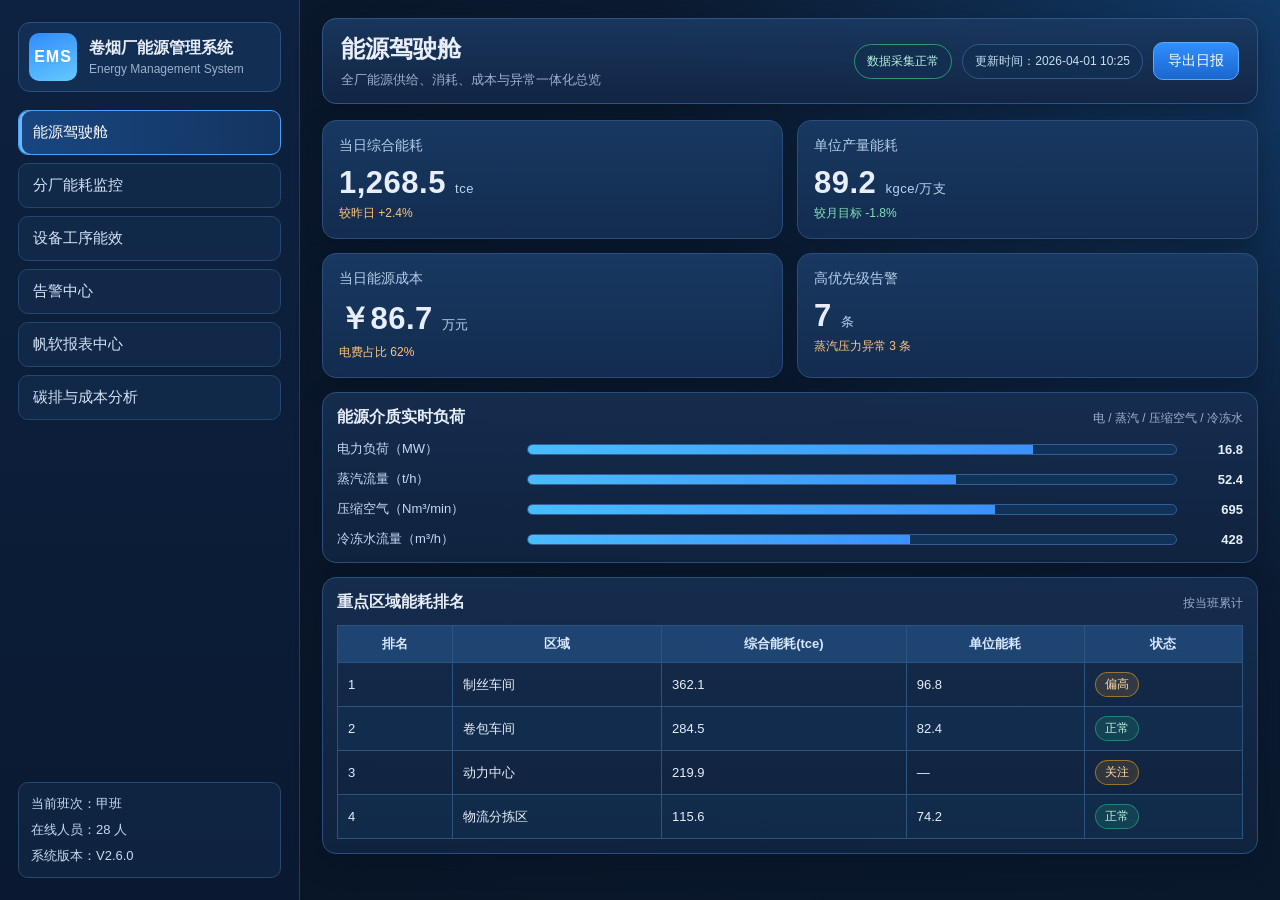
<file: prototype/index.html>
<!DOCTYPE html>
<html lang="zh-CN">
  <head>
    <meta charset="UTF-8" />
    <meta name="viewport" content="width=device-width, initial-scale=1.0" />
    <title>卷烟厂能源管理系统 UI 原型</title>
    <link rel="stylesheet" href="./styles.css" />
  </head>
  <body>
    <div class="app-shell">
      <aside class="sidebar">
        <div class="brand">
          <div class="brand-logo">EMS</div>
          <div>
            <h1>卷烟厂能源管理系统</h1>
            <p>Energy Management System</p>
          </div>
        </div>
        <nav class="menu">
          <button class="menu-item active" data-page="dashboard">能源驾驶舱</button>
          <button class="menu-item" data-page="monitor">分厂能耗监控</button>
          <button class="menu-item" data-page="efficiency">设备工序能效</button>
          <button class="menu-item" data-page="alarm">告警中心</button>
          <button class="menu-item" data-page="report">帆软报表中心</button>
          <button class="menu-item" data-page="carbon">碳排与成本分析</button>
        </nav>
        <div class="sidebar-footer">
          <p>当前班次：甲班</p>
          <p>在线人员：28 人</p>
          <p>系统版本：V2.6.0</p>
        </div>
      </aside>

      <main class="main">
        <header class="topbar">
          <div>
            <h2 id="page-title">能源驾驶舱</h2>
            <p id="page-subtitle">全厂能源供给、消耗、成本与异常一体化总览</p>
          </div>
          <div class="top-actions">
            <div class="status online">数据采集正常</div>
            <div class="status">更新时间：2026-04-01 10:25</div>
            <button class="primary-btn">导出日报</button>
          </div>
        </header>

        <section class="page active" id="dashboard">
          <div class="kpi-grid">
            <article class="kpi-card">
              <h3>当日综合能耗</h3>
              <p class="kpi-value">1,268.5 <span>tce</span></p>
              <p class="kpi-desc up">较昨日 +2.4%</p>
            </article>
            <article class="kpi-card">
              <h3>单位产量能耗</h3>
              <p class="kpi-value">89.2 <span>kgce/万支</span></p>
              <p class="kpi-desc down">较月目标 -1.8%</p>
            </article>
            <article class="kpi-card">
              <h3>当日能源成本</h3>
              <p class="kpi-value">￥86.7 <span>万元</span></p>
              <p class="kpi-desc up">电费占比 62%</p>
            </article>
            <article class="kpi-card">
              <h3>高优先级告警</h3>
              <p class="kpi-value">7 <span>条</span></p>
              <p class="kpi-desc up">蒸汽压力异常 3 条</p>
            </article>
          </div>

          <div class="content-grid two-cols">
            <article class="panel">
              <div class="panel-header">
                <h3>能源介质实时负荷</h3>
                <span>电 / 蒸汽 / 压缩空气 / 冷冻水</span>
              </div>
              <div class="trend-bars">
                <div class="bar-row">
                  <label>电力负荷（MW）</label>
                  <div class="bar"><span style="width: 78%"></span></div>
                  <strong>16.8</strong>
                </div>
                <div class="bar-row">
                  <label>蒸汽流量（t/h）</label>
                  <div class="bar"><span style="width: 66%"></span></div>
                  <strong>52.4</strong>
                </div>
                <div class="bar-row">
                  <label>压缩空气（Nm³/min）</label>
                  <div class="bar"><span style="width: 72%"></span></div>
                  <strong>695</strong>
                </div>
                <div class="bar-row">
                  <label>冷冻水流量（m³/h）</label>
                  <div class="bar"><span style="width: 59%"></span></div>
                  <strong>428</strong>
                </div>
              </div>
            </article>

            <article class="panel">
              <div class="panel-header">
                <h3>重点区域能耗排名</h3>
                <span>按当班累计</span>
              </div>
              <table class="data-table">
                <thead>
                  <tr>
                    <th>排名</th>
                    <th>区域</th>
                    <th>综合能耗(tce)</th>
                    <th>单位能耗</th>
                    <th>状态</th>
                  </tr>
                </thead>
                <tbody>
                  <tr>
                    <td>1</td>
                    <td>制丝车间</td>
                    <td>362.1</td>
                    <td>96.8</td>
                    <td><span class="tag warning">偏高</span></td>
                  </tr>
                  <tr>
                    <td>2</td>
                    <td>卷包车间</td>
                    <td>284.5</td>
                    <td>82.4</td>
                    <td><span class="tag success">正常</span></td>
                  </tr>
                  <tr>
                    <td>3</td>
                    <td>动力中心</td>
                    <td>219.9</td>
                    <td>—</td>
                    <td><span class="tag warning">关注</span></td>
                  </tr>
                  <tr>
                    <td>4</td>
                    <td>物流分拣区</td>
                    <td>115.6</td>
                    <td>74.2</td>
                    <td><span class="tag success">正常</span></td>
                  </tr>
                </tbody>
              </table>
            </article>
          </div>
        </section>

        <section class="page" id="monitor">
          <div class="filter-bar">
            <label>选择分厂
              <select>
                <option>一厂区</option>
                <option>二厂区</option>
              </select>
            </label>
            <label>时间范围
              <select>
                <option>当日</option>
                <option>近7天</option>
                <option>本月</option>
              </select>
            </label>
            <button class="ghost-btn">刷新数据</button>
          </div>

          <div class="content-grid two-cols">
            <article class="panel">
              <div class="panel-header">
                <h3>车间能耗对比（本班）</h3>
                <span>单位：kWh / tce</span>
              </div>
              <div class="list-cards">
                <div class="list-card">
                  <h4>制丝车间</h4>
                  <p>电耗 62,860 kWh</p>
                  <p>蒸汽 198 t</p>
                  <span class="tag warning">超基线 5.2%</span>
                </div>
                <div class="list-card">
                  <h4>卷包车间</h4>
                  <p>电耗 48,220 kWh</p>
                  <p>压缩空气 58,300 Nm³</p>
                  <span class="tag success">达标</span>
                </div>
                <div class="list-card">
                  <h4>动力中心</h4>
                  <p>外供蒸汽 1,260 t</p>
                  <p>冷冻水 9,580 m³</p>
                  <span class="tag warning">负荷波动</span>
                </div>
              </div>
            </article>

            <article class="panel">
              <div class="panel-header">
                <h3>分时能耗趋势</h3>
                <span>00:00 - 24:00</span>
              </div>
              <div class="mock-chart">
                <div class="line-grid"></div>
                <p>趋势图占位：可替换为 ECharts / 帆软图表组件</p>
              </div>
            </article>
          </div>
        </section>

        <section class="page" id="efficiency">
          <div class="content-grid three-cols">
            <article class="panel">
              <div class="panel-header"><h3>设备能效TOP异常</h3></div>
              <ul class="simple-list">
                <li><strong>锅炉#2</strong><span>热效率 84.1%（目标 88%）</span></li>
                <li><strong>空压机#5</strong><span>比功率 7.3（偏高）</span></li>
                <li><strong>制丝线A段</strong><span>单位电耗 +6.8%</span></li>
              </ul>
            </article>
            <article class="panel">
              <div class="panel-header"><h3>工序对标分析</h3></div>
              <table class="data-table compact">
                <thead>
                  <tr>
                    <th>工序</th>
                    <th>当前</th>
                    <th>标杆</th>
                    <th>差值</th>
                  </tr>
                </thead>
                <tbody>
                  <tr><td>叶片处理</td><td>21.4</td><td>19.8</td><td class="text-warn">+1.6</td></tr>
                  <tr><td>切丝干燥</td><td>33.2</td><td>31.9</td><td class="text-warn">+1.3</td></tr>
                  <tr><td>卷接包装</td><td>18.5</td><td>18.7</td><td class="text-good">-0.2</td></tr>
                </tbody>
              </table>
            </article>
            <article class="panel">
              <div class="panel-header"><h3>节能建议</h3></div>
              <ul class="simple-list">
                <li><strong>建议1</strong><span>锅炉排烟温度偏高，建议检修省煤器。</span></li>
                <li><strong>建议2</strong><span>夜班空压机联控策略可下调 0.05MPa。</span></li>
                <li><strong>建议3</strong><span>制丝段可按产量联动蒸汽阀组。</span></li>
              </ul>
            </article>
          </div>
        </section>

        <section class="page" id="alarm">
          <div class="content-grid two-cols">
            <article class="panel">
              <div class="panel-header">
                <h3>实时告警列表</h3>
                <span>支持按等级/区域/介质筛选</span>
              </div>
              <table class="data-table">
                <thead>
                  <tr>
                    <th>时间</th>
                    <th>告警对象</th>
                    <th>类型</th>
                    <th>等级</th>
                    <th>状态</th>
                  </tr>
                </thead>
                <tbody>
                  <tr>
                    <td>10:18:22</td>
                    <td>锅炉#2</td>
                    <td>蒸汽压力低</td>
                    <td><span class="tag danger">紧急</span></td>
                    <td>待处置</td>
                  </tr>
                  <tr>
                    <td>10:05:47</td>
                    <td>空压站A</td>
                    <td>电流波动</td>
                    <td><span class="tag warning">重要</span></td>
                    <td>处理中</td>
                  </tr>
                  <tr>
                    <td>09:56:10</td>
                    <td>制丝线A</td>
                    <td>单位能耗超阈</td>
                    <td><span class="tag warning">重要</span></td>
                    <td>已确认</td>
                  </tr>
                </tbody>
              </table>
            </article>

            <article class="panel">
              <div class="panel-header">
                <h3>闭环处置看板</h3>
                <span>发现-派单-处置-复盘</span>
              </div>
              <div class="workflow">
                <div class="step done">自动触发<br /><small>规则引擎识别异常</small></div>
                <div class="step doing">班长派单<br /><small>3分钟内分派责任人</small></div>
                <div class="step">维修处置<br /><small>移动端回填处理记录</small></div>
                <div class="step">效果验证<br /><small>对比处置前后能耗曲线</small></div>
              </div>
            </article>
          </div>
        </section>

        <section class="page" id="report">
          <div class="panel">
            <div class="panel-header">
              <h3>帆软报表嵌入示意（风格统一版）</h3>
              <span>嵌入方式：iframe / FineBI组件 / 单点登录</span>
            </div>
            <div class="finereport-wrapper">
              <div class="fr-toolbar">
                <button>日/月切换</button>
                <button>厂区筛选</button>
                <button>导出Excel</button>
                <button class="active">导出PDF</button>
              </div>
              <div class="fr-filters">
                <span>统计周期：2026-04</span>
                <span>厂区：一厂区</span>
                <span>介质：综合</span>
                <span>口径：管理口径</span>
              </div>
              <div class="fr-body">
                <table class="fr-table">
                  <thead>
                    <tr>
                      <th>车间</th>
                      <th>电耗(kWh)</th>
                      <th>蒸汽(t)</th>
                      <th>压缩空气(Nm³)</th>
                      <th>单位能耗</th>
                      <th>同比</th>
                    </tr>
                  </thead>
                  <tbody>
                    <tr><td>制丝车间</td><td>1,562,830</td><td>6,820</td><td>206,300</td><td>97.1</td><td class="text-warn">+3.5%</td></tr>
                    <tr><td>卷包车间</td><td>1,128,600</td><td>2,150</td><td>175,420</td><td>81.6</td><td class="text-good">-1.2%</td></tr>
                    <tr><td>动力中心</td><td>962,540</td><td>12,640</td><td>—</td><td>—</td><td class="text-warn">+2.0%</td></tr>
                  </tbody>
                </table>
              </div>
              <p class="fr-note">
                说明：此区域用于映射帆软报表主题。通过统一系统主色、圆角、阴影、表头与筛选器样式，确保嵌入报表与主系统视觉一致。
              </p>
            </div>
          </div>
        </section>

        <section class="page" id="carbon">
          <div class="kpi-grid small">
            <article class="kpi-card">
              <h3>本月碳排总量</h3>
              <p class="kpi-value">2,846 <span>tCO₂e</span></p>
            </article>
            <article class="kpi-card">
              <h3>碳排强度</h3>
              <p class="kpi-value">0.196 <span>tCO₂e/万支</span></p>
            </article>
            <article class="kpi-card">
              <h3>节能降碳收益</h3>
              <p class="kpi-value">￥132 <span>万元/月</span></p>
            </article>
          </div>
          <div class="panel">
            <div class="panel-header">
              <h3>成本结构与减排路径</h3>
            </div>
            <ul class="simple-list">
              <li><strong>电力成本</strong><span>占总能源成本 62%，建议优化峰谷负荷。</span></li>
              <li><strong>蒸汽成本</strong><span>占比 24%，建议实施锅炉效率提升项目。</span></li>
              <li><strong>压缩空气</strong><span>占比 9%，建议治理管网泄漏并联控启停。</span></li>
              <li><strong>其他介质</strong><span>占比 5%，持续推进计量精细化。</span></li>
            </ul>
          </div>
        </section>
      </main>
    </div>

    <script src="./script.js"></script>
  </body>
</html>
</file>
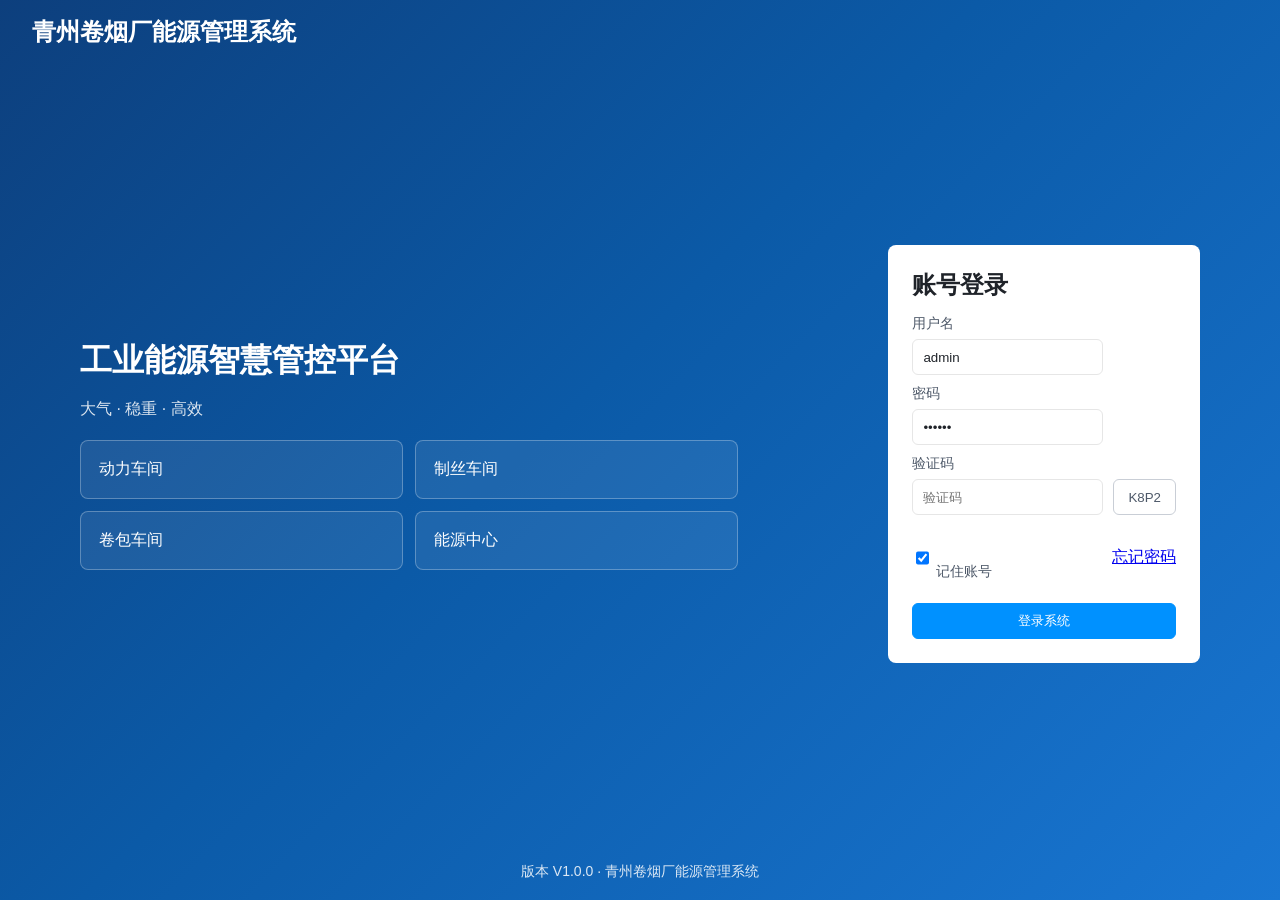
<file: ui-prototype/index.html>
<!doctype html>
<html lang="zh-CN">
<head>
  <meta charset="UTF-8" />
  <meta name="viewport" content="width=device-width, initial-scale=1.0" />
  <title>青州卷烟厂能源管理系统 - UI原型</title>
  <link rel="stylesheet" href="./assets/styles.css" />
</head>
<body>
  <div id="app" class="app">
    <aside class="login-screen" id="loginScreen">
      <div class="login-header">青州卷烟厂能源管理系统</div>
      <div class="login-main">
        <div class="login-brand">
          <h2>工业能源智慧管控平台</h2>
          <p>大气 · 稳重 · 高效</p>
          <div class="brand-grid">
            <div>动力车间</div>
            <div>制丝车间</div>
            <div>卷包车间</div>
            <div>能源中心</div>
          </div>
        </div>
        <div class="login-card">
          <h3>账号登录</h3>
          <label>用户名</label>
          <input type="text" placeholder="请输入用户名" value="admin" />
          <label>密码</label>
          <input type="password" placeholder="请输入密码" value="******" />
          <label>验证码</label>
          <div class="row">
            <input type="text" placeholder="验证码" />
            <button class="btn btn-ghost">K8P2</button>
          </div>
          <div class="row between mt12">
            <label class="check"><input type="checkbox" checked /> 记住账号</label>
            <a href="#">忘记密码</a>
          </div>
          <button class="btn btn-primary full mt16" id="enterBtn">登录系统</button>
        </div>
      </div>
      <div class="login-footer">版本 V1.0.0 · 青州卷烟厂能源管理系统</div>
    </aside>

    <div class="shell hidden" id="mainShell">
      <header class="top-nav">
        <div class="left">
          <div class="logo">中烟</div>
          <div class="sys-title">青州卷烟厂能源管理系统</div>
          <nav class="top-menu">
            <a class="active">首页</a>
            <a>能耗统计</a>
            <a>能效分析</a>
            <a>综合报表</a>
            <a>综合管理</a>
          </nav>
        </div>
        <div class="right">
          <input class="global-search" placeholder="搜索页面/设备/报表" />
          <span class="badge">3</span>
          <span>运维值班员</span>
        </div>
      </header>

      <div class="body-wrap">
        <aside class="side-menu">
          <div class="menu-title">功能导航</div>
          <ul>
            <li class="active" data-page="dashboard">首页驾驶舱</li>
            <li data-page="energy">能耗统计</li>
            <li data-page="alarm">报警管理</li>
            <li data-page="entry">数据录入</li>
            <li data-page="report">综合报表（帆软）</li>
          </ul>
        </aside>

        <main class="content">
          <div class="tab-bar">
            <span class="tab active" id="tabName">首页驾驶舱</span>
          </div>

          <section class="page active" id="page-dashboard">
            <div class="title-bar">
              <h2>首页驾驶舱</h2>
              <div class="ops">
                <button class="btn btn-ghost">刷新</button>
                <button class="btn btn-primary">导出看板</button>
              </div>
            </div>
            <div class="query-bar">
              <input value="2026-04-01" />
              <select><option>白班</option></select>
              <select><option>全厂</option></select>
              <button class="btn btn-primary">查询</button>
            </div>

            <div class="kpi-grid">
              <div class="kpi"><div>综合电耗(kWh)</div><strong>1,286,530</strong><small>同比 +3.2%</small></div>
              <div class="kpi"><div>综合水耗(t)</div><strong>8,420</strong><small>同比 -1.1%</small></div>
              <div class="kpi"><div>蒸汽耗量(t)</div><strong>1,236</strong><small>同比 +0.6%</small></div>
              <div class="kpi"><div>天然气(Nm³)</div><strong>42,890</strong><small>同比 -2.8%</small></div>
              <div class="kpi"><div>压缩空气(Nm³)</div><strong>91,360</strong><small>同比 +1.5%</small></div>
              <div class="kpi"><div>当日单耗</div><strong>0.283</strong><small>较目标 -0.012</small></div>
            </div>

            <div class="panel-grid">
              <div class="card large">
                <h3>全厂综合能耗趋势（24h）</h3>
                <div class="chart-placeholder">折线图区域</div>
              </div>
              <div class="card">
                <h3>实时告警</h3>
                <ul class="list">
                  <li><span class="tag danger">高</span> 空压站2#出口压力偏低</li>
                  <li><span class="tag warn">中</span> 制丝车间蒸汽瞬时超阈值</li>
                  <li><span class="tag normal">低</span> 锅炉房温度波动</li>
                </ul>
              </div>
              <div class="card">
                <h3>车间单耗排行</h3>
                <ol class="rank">
                  <li>制丝车间 <b>0.315</b></li>
                  <li>卷包车间 <b>0.289</b></li>
                  <li>动力车间 <b>0.241</b></li>
                </ol>
              </div>
              <div class="card">
                <h3>设备健康度</h3>
                <div class="health">空压系统 92% · 制冷系统 88% · 锅炉系统 95%</div>
              </div>
            </div>
          </section>

          <section class="page" id="page-energy">
            <div class="title-bar">
              <h2>能耗统计 / 全厂总览</h2>
              <div class="ops">
                <button class="btn btn-ghost">打印</button>
                <button class="btn btn-primary">导出</button>
              </div>
            </div>
            <div class="query-bar">
              <input value="2026-03-01 ~ 2026-04-01" />
              <select><option>介质：全部</option></select>
              <select><option>区域：全厂</option></select>
              <select><option>班次：全部</option></select>
              <button class="btn btn-primary">查询</button>
              <button class="btn btn-ghost">重置</button>
            </div>
            <div class="panel-grid two">
              <div class="card"><h3>分介质趋势</h3><div class="chart-placeholder">趋势图</div></div>
              <div class="card"><h3>能耗结构占比</h3><div class="chart-placeholder">环图</div></div>
            </div>
            <div class="card mt20">
              <h3>能耗明细表</h3>
              <table>
                <thead><tr><th>日期</th><th>车间</th><th>电(kWh)</th><th>水(t)</th><th>蒸汽(t)</th><th>天然气(Nm³)</th><th>单耗</th></tr></thead>
                <tbody>
                  <tr><td>2026-04-01</td><td>制丝</td><td>312,510</td><td>2,130</td><td>420</td><td>8,220</td><td>0.315</td></tr>
                  <tr><td>2026-04-01</td><td>卷包</td><td>298,330</td><td>1,980</td><td>390</td><td>7,910</td><td>0.289</td></tr>
                  <tr><td>2026-04-01</td><td>动力</td><td>245,880</td><td>1,620</td><td>320</td><td>6,500</td><td>0.241</td></tr>
                </tbody>
              </table>
            </div>
          </section>

          <section class="page" id="page-alarm">
            <div class="title-bar">
              <h2>综合管理 / 报警管理</h2>
              <div class="ops">
                <button class="btn btn-ghost">批量确认</button>
                <button class="btn btn-primary">批量派单</button>
              </div>
            </div>
            <div class="query-bar">
              <select><option>级别：全部</option></select>
              <select><option>状态：处理中</option></select>
              <select><option>车间：全部</option></select>
              <input value="2026-04-01" />
              <button class="btn btn-primary">查询</button>
            </div>
            <div class="card">
              <h3>报警列表</h3>
              <table>
                <thead><tr><th>级别</th><th>报警内容</th><th>来源</th><th>持续时长</th><th>责任人</th><th>状态</th><th>操作</th></tr></thead>
                <tbody>
                  <tr><td><span class="tag danger">高</span></td><td>空压站2#出口压力偏低</td><td>空压系统</td><td>00:23:12</td><td>张工</td><td>处理中</td><td><a href="#">查看详情</a></td></tr>
                  <tr><td><span class="tag warn">中</span></td><td>制丝蒸汽瞬时超阈值</td><td>蒸汽系统</td><td>00:09:52</td><td>李工</td><td>待确认</td><td><a href="#">派单</a></td></tr>
                </tbody>
              </table>
            </div>
            <div class="card mt20">
              <h3>处置详情（抽屉示意）</h3>
              <div class="flow">发现 → 确认 → 处理 → 复核 → 闭环</div>
              <div class="chart-placeholder">处置表单区（原因、措施、责任人、附件）</div>
            </div>
          </section>

          <section class="page" id="page-entry">
            <div class="title-bar">
              <h2>数据录入 / 手抄表录入</h2>
              <div class="ops">
                <button class="btn btn-ghost">暂存</button>
                <button class="btn btn-primary">保存并继续</button>
              </div>
            </div>
            <div class="query-bar">
              <select><option>介质：水</option></select>
              <input value="2026-04-01" />
              <select><option>班次：白班</option></select>
              <button class="btn btn-primary">加载点位</button>
            </div>
            <div class="card">
              <h3>批量录入</h3>
              <table>
                <thead><tr><th>点位</th><th>读数</th><th>单位</th><th>状态</th><th>备注</th></tr></thead>
                <tbody>
                  <tr><td>制丝-1#流量计</td><td>128.6</td><td>t</td><td><span class="tag normal">正常</span></td><td>-</td></tr>
                  <tr><td>卷包-2#流量计</td><td>98.2</td><td>t</td><td><span class="tag warn">越限</span></td><td>需复核</td></tr>
                  <tr><td>动力-总表</td><td>220.4</td><td>t</td><td><span class="tag normal">正常</span></td><td>-</td></tr>
                </tbody>
              </table>
            </div>
          </section>

          <section class="page" id="page-report">
            <div class="title-bar">
              <h2>综合报表管理 / 能源看板（帆软）</h2>
              <div class="ops">
                <button class="btn btn-ghost">全屏</button>
                <button class="btn btn-ghost">打印</button>
                <button class="btn btn-primary">导出Excel</button>
              </div>
            </div>
            <div class="query-bar">
              <select><option>报表模板：全厂能耗日报</option></select>
              <input value="2026-04" />
              <select><option>车间：全厂</option></select>
              <select><option>介质：全部</option></select>
              <button class="btn btn-primary">查询</button>
            </div>
            <div class="card fr-card">
              <div class="fr-toolbar">
                <button class="btn btn-ghost">导出PDF</button>
                <button class="btn btn-ghost">导出Excel</button>
                <button class="btn btn-ghost">订阅</button>
              </div>
              <div class="fr-iframe">
                <div class="fr-header">【帆软报表区】样式已与系统统一（字体/按钮/色板/卡片）</div>
                <div class="fr-body">
                  <div class="chart-placeholder">报表图表区域</div>
                  <table>
                    <thead><tr><th>日期</th><th>电耗</th><th>水耗</th><th>蒸汽</th><th>单耗</th></tr></thead>
                    <tbody>
                      <tr><td>2026-04-01</td><td>1,286,530</td><td>8,420</td><td>1,236</td><td>0.283</td></tr>
                      <tr><td>2026-03-31</td><td>1,270,110</td><td>8,500</td><td>1,210</td><td>0.287</td></tr>
                    </tbody>
                  </table>
                </div>
              </div>
            </div>
          </section>
        </main>
      </div>
    </div>
  </div>
  <script src="./assets/app.js"></script>
</body>
</html>
</file>
<file: prototype/styles.css>
:root {
  --bg: #0b1a2f;
  --bg-soft: #102645;
  --panel: #132c4f;
  --panel-2: #183861;
  --line: #2a4f7f;
  --text: #e7eef9;
  --text-muted: #9ab1cf;
  --primary: #2e8bff;
  --primary-2: #43b3ff;
  --success: #2dbf88;
  --warning: #f5a623;
  --danger: #ff5d6c;
  --radius: 14px;
  --shadow: 0 10px 25px rgba(6, 17, 33, 0.45);
}

* {
  box-sizing: border-box;
}

html,
body {
  margin: 0;
  padding: 0;
  height: 100%;
  font-family: "Microsoft YaHei", "PingFang SC", Arial, sans-serif;
  background: radial-gradient(circle at top right, #123a67 0%, var(--bg) 40%, #081425 100%);
  color: var(--text);
}

body {
  min-height: 100vh;
}

.app-shell {
  display: grid;
  grid-template-columns: 300px 1fr;
  min-height: 100vh;
}

.sidebar {
  background: linear-gradient(180deg, #0d2240 0%, #0a1931 100%);
  border-right: 1px solid #1f3d67;
  padding: 22px 18px;
  display: flex;
  flex-direction: column;
  gap: 18px;
}

.brand {
  display: flex;
  align-items: center;
  gap: 12px;
  padding: 10px;
  border: 1px solid #29507f;
  border-radius: 12px;
  background: rgba(26, 62, 108, 0.45);
}

.brand-logo {
  width: 48px;
  height: 48px;
  border-radius: 10px;
  background: linear-gradient(160deg, var(--primary), #66c9ff);
  color: #fff;
  display: flex;
  justify-content: center;
  align-items: center;
  font-weight: 700;
  letter-spacing: 1px;
}

.brand h1 {
  margin: 0;
  font-size: 16px;
}

.brand p {
  margin: 3px 0 0;
  color: var(--text-muted);
  font-size: 12px;
}

.menu {
  display: flex;
  flex-direction: column;
  gap: 8px;
}

.menu-item {
  border: 1px solid #25466f;
  color: #d5e4f7;
  background: rgba(20, 47, 82, 0.6);
  border-radius: 10px;
  text-align: left;
  padding: 12px 14px;
  cursor: pointer;
  font-size: 15px;
  transition: all 0.2s ease;
}

.menu-item:hover {
  border-color: #3c73b0;
  background: rgba(29, 70, 118, 0.75);
}

.menu-item.active {
  border-color: #4ba1ff;
  background: linear-gradient(90deg, rgba(46, 139, 255, 0.35), rgba(24, 63, 114, 0.65));
  box-shadow: inset 3px 0 0 #69b8ff;
  color: #fff;
}

.sidebar-footer {
  margin-top: auto;
  border: 1px solid #26496f;
  border-radius: 10px;
  padding: 12px;
  background: rgba(16, 39, 70, 0.75);
}

.sidebar-footer p {
  margin: 0 0 8px;
  font-size: 13px;
  color: #c9dbf1;
}

.sidebar-footer p:last-child {
  margin-bottom: 0;
}

.main {
  padding: 18px 22px 22px;
}

.topbar {
  display: flex;
  justify-content: space-between;
  align-items: center;
  gap: 16px;
  padding: 14px 18px;
  border-radius: var(--radius);
  background: linear-gradient(180deg, rgba(26, 56, 96, 0.92), rgba(18, 38, 69, 0.92));
  border: 1px solid #2d5688;
  box-shadow: var(--shadow);
}

.topbar h2 {
  margin: 0;
  font-size: 24px;
}

.topbar p {
  margin: 6px 0 0;
  color: var(--text-muted);
  font-size: 13px;
}

.top-actions {
  display: flex;
  align-items: center;
  gap: 10px;
  flex-wrap: wrap;
}

.status {
  padding: 8px 12px;
  border-radius: 999px;
  background: rgba(18, 47, 82, 0.95);
  border: 1px solid #305988;
  font-size: 12px;
  color: #c8dcf5;
}

.status.online {
  border-color: #2b986f;
  color: #b5f1da;
}

.primary-btn,
.ghost-btn {
  border-radius: 10px;
  padding: 9px 14px;
  font-size: 14px;
  cursor: pointer;
}

.primary-btn {
  border: 1px solid #56acff;
  color: #fff;
  background: linear-gradient(180deg, #308fff, #1b66cd);
}

.ghost-btn {
  border: 1px solid #4577af;
  background: transparent;
  color: #d2e4fb;
}

.page {
  display: none;
  margin-top: 16px;
  gap: 16px;
}

.page.active {
  display: block;
}

.kpi-grid {
  display: grid;
  grid-template-columns: repeat(4, minmax(0, 1fr));
  gap: 14px;
}

.kpi-grid.small {
  grid-template-columns: repeat(3, minmax(0, 1fr));
}

.kpi-card {
  background: linear-gradient(180deg, var(--panel-2), var(--panel));
  border: 1px solid var(--line);
  border-radius: var(--radius);
  padding: 16px;
  box-shadow: var(--shadow);
}

.kpi-card h3 {
  margin: 0;
  font-size: 14px;
  color: #b7cde8;
  font-weight: 500;
}

.kpi-value {
  margin: 10px 0 4px;
  font-size: 31px;
  font-weight: 700;
  letter-spacing: 0.5px;
}

.kpi-value span {
  font-size: 13px;
  color: #b9d2ee;
  font-weight: 400;
}

.kpi-desc {
  margin: 0;
  font-size: 12px;
}

.kpi-desc.up {
  color: #ffc37a;
}

.kpi-desc.down {
  color: #81e0bb;
}

.content-grid {
  display: grid;
  gap: 14px;
  margin-top: 14px;
}

.content-grid.two-cols {
  grid-template-columns: repeat(2, minmax(0, 1fr));
}

.content-grid.three-cols {
  grid-template-columns: repeat(3, minmax(0, 1fr));
}

.panel {
  background: linear-gradient(180deg, rgba(21, 45, 79, 0.95), rgba(16, 35, 63, 0.95));
  border: 1px solid var(--line);
  border-radius: var(--radius);
  padding: 14px;
  box-shadow: var(--shadow);
}

.panel-header {
  display: flex;
  justify-content: space-between;
  align-items: baseline;
  gap: 12px;
  margin-bottom: 12px;
}

.panel-header h3 {
  margin: 0;
  font-size: 16px;
}

.panel-header span {
  font-size: 12px;
  color: var(--text-muted);
}

.trend-bars {
  display: flex;
  flex-direction: column;
  gap: 12px;
}

.bar-row {
  display: grid;
  grid-template-columns: 180px 1fr 56px;
  gap: 10px;
  align-items: center;
}

.bar-row label {
  font-size: 13px;
  color: #c4d9f4;
}

.bar {
  height: 11px;
  background: #103258;
  border-radius: 999px;
  border: 1px solid #355f93;
  overflow: hidden;
}

.bar span {
  display: block;
  height: 100%;
  background: linear-gradient(90deg, #49bcff, #3b91ff);
}

.bar-row strong {
  text-align: right;
  font-size: 13px;
}

.data-table,
.fr-table {
  width: 100%;
  border-collapse: collapse;
}

.data-table thead tr,
.fr-table thead tr {
  background: rgba(46, 100, 164, 0.45);
}

.data-table th,
.data-table td,
.fr-table th,
.fr-table td {
  border: 1px solid #2d537f;
  padding: 9px 10px;
  font-size: 13px;
}

.data-table th,
.fr-table th {
  color: #d8e9ff;
  font-weight: 600;
}

.data-table tbody tr:nth-child(even),
.fr-table tbody tr:nth-child(even) {
  background: rgba(19, 51, 87, 0.45);
}

.data-table.compact th,
.data-table.compact td {
  padding: 8px 8px;
}

.tag {
  border-radius: 999px;
  font-size: 12px;
  display: inline-block;
  padding: 3px 9px;
  border: 1px solid transparent;
}

.tag.success {
  color: #b9f2dc;
  border-color: rgba(45, 191, 136, 0.55);
  background: rgba(45, 191, 136, 0.15);
}

.tag.warning {
  color: #ffd9a4;
  border-color: rgba(245, 166, 35, 0.55);
  background: rgba(245, 166, 35, 0.14);
}

.tag.danger {
  color: #ffccd1;
  border-color: rgba(255, 93, 108, 0.6);
  background: rgba(255, 93, 108, 0.16);
}

.filter-bar {
  display: flex;
  align-items: center;
  gap: 12px;
  flex-wrap: wrap;
  margin-bottom: 14px;
  padding: 12px;
  border-radius: 12px;
  border: 1px solid #2c5383;
  background: rgba(19, 45, 79, 0.88);
}

.filter-bar label {
  display: flex;
  align-items: center;
  gap: 8px;
  font-size: 13px;
  color: #c5d9f3;
}

select {
  border: 1px solid #3f6798;
  background: #0d2d52;
  color: #e7f0ff;
  border-radius: 8px;
  padding: 7px 8px;
}

.list-cards {
  display: grid;
  gap: 10px;
}

.list-card {
  border: 1px solid #2f5888;
  border-radius: 12px;
  background: rgba(23, 58, 98, 0.45);
  padding: 12px;
}

.list-card h4 {
  margin: 0 0 8px;
}

.list-card p {
  margin: 4px 0;
  color: #bfd5f1;
  font-size: 13px;
}

.mock-chart {
  height: 280px;
  border: 1px dashed #4f7aad;
  border-radius: 12px;
  position: relative;
  background: rgba(16, 43, 76, 0.6);
  overflow: hidden;
}

.line-grid {
  position: absolute;
  inset: 0;
  background-image: linear-gradient(to right, rgba(90, 132, 186, 0.15) 1px, transparent 1px),
    linear-gradient(to bottom, rgba(90, 132, 186, 0.15) 1px, transparent 1px);
  background-size: 40px 40px;
}

.mock-chart p {
  position: absolute;
  left: 50%;
  top: 50%;
  transform: translate(-50%, -50%);
  margin: 0;
  font-size: 13px;
  color: #a5bfdc;
}

.simple-list {
  margin: 0;
  padding: 0;
  list-style: none;
  display: flex;
  flex-direction: column;
  gap: 10px;
}

.simple-list li {
  border: 1px solid #305983;
  border-radius: 10px;
  padding: 10px;
  display: flex;
  justify-content: space-between;
  gap: 10px;
  background: rgba(20, 51, 89, 0.56);
}

.simple-list strong {
  min-width: 84px;
}

.simple-list span {
  color: #bbd2ed;
  font-size: 13px;
}

.text-warn {
  color: #ffc37a;
}

.text-good {
  color: #75ddb2;
}

.workflow {
  display: grid;
  grid-template-columns: repeat(4, minmax(0, 1fr));
  gap: 10px;
}

.step {
  border: 1px solid #3b6493;
  border-radius: 10px;
  padding: 11px;
  background: rgba(20, 48, 82, 0.6);
  font-size: 14px;
  line-height: 1.55;
}

.step small {
  color: #b4cdea;
}

.step.done {
  border-color: #37ab7d;
  background: rgba(45, 191, 136, 0.16);
}

.step.doing {
  border-color: #5fb8ff;
  background: rgba(65, 142, 225, 0.17);
}

.finereport-wrapper {
  border: 1px solid #356193;
  border-radius: 12px;
  background: linear-gradient(180deg, #122f54, #0f2745);
  padding: 12px;
}

.fr-toolbar {
  display: flex;
  flex-wrap: wrap;
  gap: 8px;
  padding-bottom: 10px;
  border-bottom: 1px solid #2f5888;
}

.fr-toolbar button {
  border-radius: 8px;
  border: 1px solid #4579b0;
  background: rgba(20, 57, 97, 0.85);
  color: #d9e9fc;
  padding: 6px 10px;
}

.fr-toolbar button.active {
  background: linear-gradient(180deg, #2d8fff, #1b67cc);
  border-color: #5eb0ff;
}

.fr-filters {
  display: flex;
  flex-wrap: wrap;
  gap: 10px;
  padding: 10px 0;
}

.fr-filters span {
  background: rgba(40, 80, 127, 0.55);
  border: 1px solid #3f6999;
  border-radius: 999px;
  padding: 4px 10px;
  font-size: 12px;
  color: #cbe0fa;
}

.fr-body {
  border: 1px solid #2f5989;
  border-radius: 10px;
  overflow: hidden;
}

.fr-note {
  margin: 10px 0 0;
  color: #afc8e4;
  font-size: 12px;
  line-height: 1.6;
}

@media (max-width: 1360px) {
  .kpi-grid {
    grid-template-columns: repeat(2, minmax(0, 1fr));
  }

  .kpi-grid.small {
    grid-template-columns: repeat(2, minmax(0, 1fr));
  }

  .content-grid.two-cols,
  .content-grid.three-cols {
    grid-template-columns: 1fr;
  }

  .workflow {
    grid-template-columns: repeat(2, minmax(0, 1fr));
  }
}

@media (max-width: 1000px) {
  .app-shell {
    grid-template-columns: 1fr;
  }

  .sidebar {
    border-right: none;
    border-bottom: 1px solid #1f3d67;
  }

  .bar-row {
    grid-template-columns: 1fr;
  }
}
</file>
<file: ui-prototype/assets/styles.css>
:root {
  --brand: #0091ff;
  --bg: #f5f7fa;
  --card: #fff;
  --border: #e6e6e6;
  --text: #1f2329;
  --muted: #4e5969;
  --weak: #86909c;
  --ok: #00c96d;
  --warn: #ff8400;
  --danger: #d7261d;
}
* { box-sizing: border-box; }
body {
  margin: 0;
  font-family: "Microsoft YaHei", Arial, sans-serif;
  color: var(--text);
  background: var(--bg);
}
.hidden { display: none !important; }
.app { min-height: 100vh; }

/* login */
.login-screen {
  min-height: 100vh;
  display: flex;
  flex-direction: column;
  background: linear-gradient(135deg, #0d3f7d, #0b5aa7 45%, #1976d2);
  color: #fff;
}
.login-header {
  height: 64px;
  display: flex;
  align-items: center;
  padding: 0 32px;
  font-size: 24px;
  font-weight: 700;
}
.login-main {
  flex: 1;
  display: grid;
  grid-template-columns: 1.2fr 0.8fr;
  gap: 24px;
  padding: 24px 80px;
  align-items: center;
}
.login-brand h2 { font-size: 32px; margin: 0; }
.login-brand p { color: rgba(255,255,255,.85); font-size: 16px; }
.brand-grid {
  margin-top: 20px;
  display: grid;
  grid-template-columns: repeat(2, 1fr);
  gap: 12px;
}
.brand-grid div {
  border: 1px solid rgba(255,255,255,.28);
  padding: 18px;
  border-radius: 8px;
  background: rgba(255,255,255,.08);
}
.login-card {
  background: #fff;
  color: var(--text);
  border-radius: 8px;
  padding: 24px;
  max-width: 420px;
  justify-self: end;
}
.login-card h3 { margin: 0 0 14px; font-size: 24px; }
.login-card label { font-size: 14px; color: var(--muted); margin: 10px 0 6px; display: block; }
input, select {
  height: 36px;
  border: 1px solid var(--border);
  border-radius: 6px;
  padding: 0 10px;
  background: #fff;
  color: var(--text);
}
.row { display: flex; gap: 10px; align-items: center; }
.row.between { justify-content: space-between; }
.mt12 { margin-top: 12px; }
.mt16 { margin-top: 16px; }
.mt20 { margin-top: 20px; }
.check { margin: 0; }
.login-footer {
  height: 56px;
  display: flex;
  align-items: center;
  justify-content: center;
  font-size: 14px;
  color: rgba(255,255,255,.85);
}

.btn {
  height: 36px;
  border-radius: 6px;
  border: 1px solid var(--border);
  background: #fff;
  padding: 0 14px;
  cursor: pointer;
}
.btn-primary {
  background: var(--brand);
  border-color: var(--brand);
  color: #fff;
}
.btn-ghost {
  background: #fff;
  border-color: #c9ced6;
  color: var(--muted);
}
.full { width: 100%; }

/* shell */
.shell { min-height: 100vh; display: flex; flex-direction: column; }
.top-nav {
  height: 64px;
  border-bottom: 1px solid var(--border);
  background: #fff;
  display: flex;
  justify-content: space-between;
  align-items: center;
  padding: 0 20px;
}
.top-nav .left, .top-nav .right { display: flex; align-items: center; gap: 14px; }
.logo {
  width: 36px; height: 36px; border-radius: 8px;
  background: var(--brand); color: #fff; display: grid; place-items: center; font-size: 14px;
}
.sys-title { font-weight: 700; }
.top-menu { display: flex; gap: 8px; }
.top-menu a {
  padding: 8px 12px;
  border-radius: 6px;
  font-size: 14px;
  color: var(--muted);
}
.top-menu a.active { background: #eaf4ff; color: var(--brand); }
.global-search { width: 220px; }
.badge {
  min-width: 22px; height: 22px; border-radius: 11px;
  background: var(--danger); color: #fff; display: inline-grid; place-items: center; font-size: 12px;
}

.body-wrap { display: grid; grid-template-columns: 240px 1fr; min-height: calc(100vh - 64px); }
.side-menu {
  border-right: 1px solid var(--border);
  background: #fff;
  padding: 12px;
}
.menu-title { font-size: 14px; color: var(--weak); margin-bottom: 8px; }
.side-menu ul { list-style: none; margin: 0; padding: 0; }
.side-menu li {
  height: 40px;
  border-radius: 6px;
  padding: 0 12px;
  display: flex;
  align-items: center;
  cursor: pointer;
  margin-bottom: 4px;
}
.side-menu li.active { background: #eaf4ff; color: var(--brand); font-weight: 700; }
.content { padding: 0 16px 16px; }
.tab-bar {
  height: 40px;
  display: flex;
  align-items: center;
  gap: 10px;
}
.tab {
  padding: 6px 12px;
  border-radius: 6px;
  background: #fff;
  border: 1px solid var(--border);
}
.tab.active { border-color: var(--brand); color: var(--brand); }

.page { display: none; }
.page.active { display: block; }
.title-bar, .query-bar {
  height: 64px;
  border: 1px solid var(--border);
  background: #fff;
  border-radius: 8px;
  padding: 0 14px;
  display: flex;
  align-items: center;
  justify-content: space-between;
  margin-bottom: 10px;
}
.query-bar {
  height: 56px;
  justify-content: flex-start;
  gap: 10px;
}
.title-bar h2 { margin: 0; font-size: 24px; }
.ops { display: flex; gap: 10px; }

.kpi-grid {
  display: grid;
  grid-template-columns: repeat(6, minmax(0, 1fr));
  gap: 10px;
}
.kpi {
  background: #fff;
  border: 1px solid var(--border);
  border-radius: 8px;
  padding: 12px;
}
.kpi strong { font-size: 24px; display: block; margin-top: 6px; }
.kpi small { color: var(--weak); }

.panel-grid {
  margin-top: 20px;
  display: grid;
  grid-template-columns: 2fr 1fr;
  gap: 10px;
}
.panel-grid.two { grid-template-columns: 1fr 1fr; }
.card {
  background: var(--card);
  border: 1px solid var(--border);
  border-radius: 8px;
  padding: 12px;
}
.card.large { grid-row: span 2; }
.card h3 { margin: 0 0 10px; font-size: 16px; }
.chart-placeholder {
  height: 220px;
  border: 1px dashed #b8c2cc;
  border-radius: 6px;
  display: grid;
  place-items: center;
  color: var(--weak);
  background: #fbfcfe;
}
.list, .rank { margin: 0; padding-left: 20px; }
.list li, .rank li { margin-bottom: 8px; }
.health { color: var(--muted); line-height: 1.8; }

table {
  width: 100%;
  border-collapse: collapse;
  font-size: 14px;
}
thead th {
  background: #f7f8fa;
  border-bottom: 1px solid var(--border);
  color: var(--muted);
  text-align: left;
  padding: 10px;
}
tbody td {
  padding: 10px;
  border-bottom: 1px solid #f0f2f5;
}
.flow {
  padding: 10px 12px;
  border-radius: 6px;
  background: #f4f8ff;
  border: 1px solid #d9e8ff;
  margin-bottom: 10px;
}

.tag {
  display: inline-flex;
  align-items: center;
  height: 22px;
  padding: 0 8px;
  border-radius: 11px;
  color: #fff;
  font-size: 12px;
}
.tag.danger { background: var(--danger); }
.tag.warn { background: var(--warn); }
.tag.normal { background: #8896a8; }

.fr-card { padding: 0; overflow: hidden; }
.fr-toolbar {
  height: 48px;
  border-bottom: 1px solid var(--border);
  display: flex;
  align-items: center;
  gap: 8px;
  padding: 0 12px;
  background: #fff;
}
.fr-iframe { padding: 12px; }
.fr-header {
  height: 40px;
  display: flex;
  align-items: center;
  border: 1px solid var(--border);
  border-radius: 6px;
  padding: 0 10px;
  margin-bottom: 10px;
  color: var(--muted);
}
.fr-body { display: grid; gap: 10px; }

@media (max-width: 1440px) {
  .kpi-grid { grid-template-columns: repeat(3, minmax(0, 1fr)); }
  .panel-grid { grid-template-columns: 1fr; }
  .body-wrap { grid-template-columns: 200px 1fr; }
}
</file>
